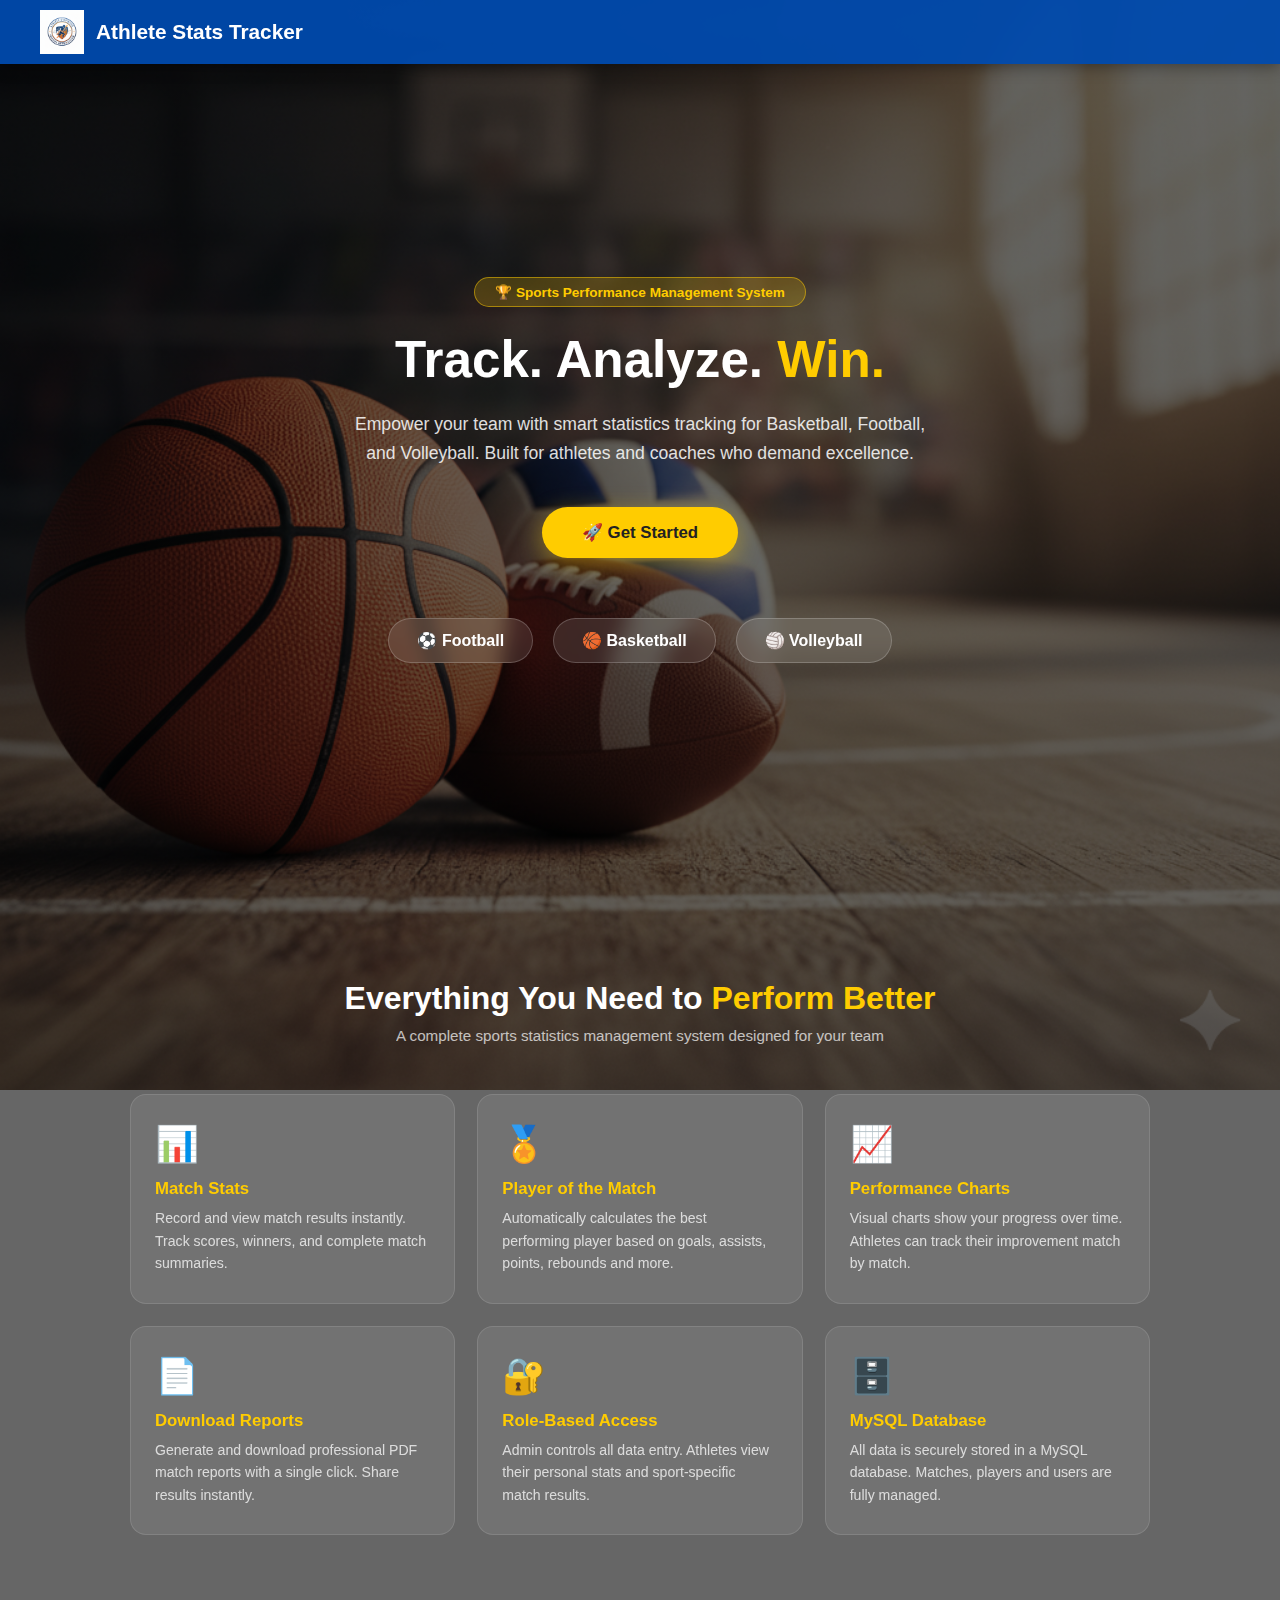
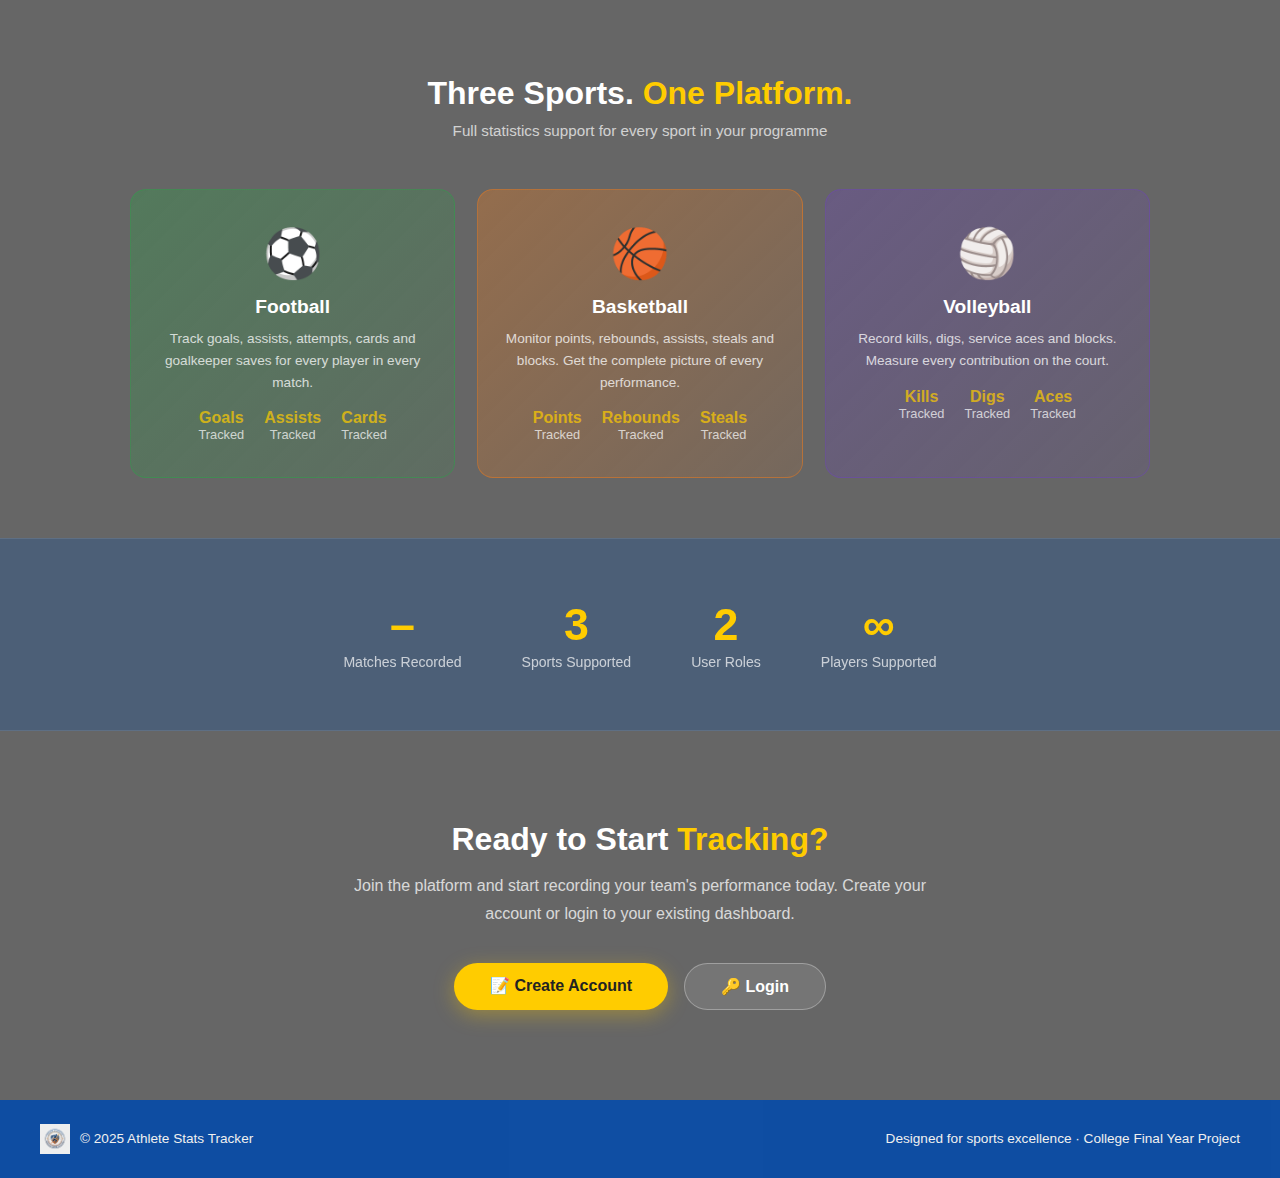
<file: index.html>
<!DOCTYPE html>
<html lang="en">
<head>
  <meta charset="UTF-8">
  <meta name="viewport" content="width=device-width, initial-scale=1.0">
  <title>Athlete Stats Tracker</title>
  <style>
    * { box-sizing: border-box; margin: 0; padding: 0; }
    body {
      font-family: "Poppins", sans-serif;
      background: linear-gradient(rgba(0,0,0,0.6),rgba(0,0,0,0.6)),
                  url('Background.png') center/cover no-repeat fixed;
      min-height: 100vh; color: white; overflow-x: hidden;
    }

    /* ── NAVBAR ── */
    .navbar {
      background: rgba(0,74,173,0.95);
      padding: 10px 40px;
      display: flex; align-items: center;
      position: fixed; top: 0; width: 100%; z-index: 100;
      box-shadow: 0 2px 15px rgba(0,0,0,0.4);
    }
    .logo { height: 44px; margin-right: 12px; }
    .navbar h2 { margin: 0; font-size: 1.3rem; }

    /* ── HERO ── */
    .hero {
      min-height: 100vh;
      display: flex; flex-direction: column;
      justify-content: center; align-items: center;
      text-align: center; padding: 100px 20px 60px;
    }
    .hero-badge {
      background: rgba(255,204,0,0.2); border: 1px solid rgba(255,204,0,0.5);
      color: #ffcc00; padding: 6px 20px; border-radius: 20px;
      font-size: 0.85rem; font-weight: 600; margin-bottom: 24px;
      display: inline-block;
    }
    .hero h1 {
      font-size: 3.2rem; font-weight: 800; line-height: 1.15;
      margin-bottom: 20px; max-width: 750px;
    }
    .hero h1 span { color: #ffcc00; }
    .hero p {
      font-size: 1.1rem; opacity: 0.85; max-width: 580px;
      margin-bottom: 38px; line-height: 1.7;
    }
    .btn-get-started {
      background: #ffcc00; color: #222; padding: 15px 40px;
      border: none; border-radius: 50px; font-size: 1.05rem;
      font-weight: 700; cursor: pointer; transition: 0.3s;
      text-decoration: none; display: inline-block;
      box-shadow: 0 6px 25px rgba(255,204,0,0.4);
    }
    .btn-get-started:hover { background: #ffaa00; transform: scale(1.06); }

    /* ── SPORTS STRIP ── */
    .sports-strip {
      display: flex; justify-content: center; gap: 20px;
      flex-wrap: wrap; margin-top: 60px;
    }
    .sport-pill {
      background: rgba(255,255,255,0.1); backdrop-filter: blur(10px);
      border: 1px solid rgba(255,255,255,0.2);
      padding: 12px 28px; border-radius: 50px; font-size: 1rem; font-weight: 600;
      transition: 0.3s;
    }
    .sport-pill:hover { background: rgba(255,204,0,0.2); border-color: #ffcc00; }

    /* ── FEATURES ── */
    .features {
      padding: 80px 40px;
      max-width: 1100px; margin: 0 auto;
    }
    .section-title {
      text-align: center; margin-bottom: 50px;
    }
    .section-title h2 { font-size: 2rem; font-weight: 700; }
    .section-title h2 span { color: #ffcc00; }
    .section-title p  { opacity: 0.7; margin-top: 10px; font-size: 0.95rem; }

    .features-grid {
      display: grid; grid-template-columns: repeat(auto-fit, minmax(280px,1fr));
      gap: 22px;
    }
    .feature-card {
      background: rgba(255,255,255,0.08); backdrop-filter: blur(12px);
      border: 1px solid rgba(255,255,255,0.12);
      border-radius: 16px; padding: 28px 24px;
      transition: 0.3s; animation: fadeUp 0.6s ease both;
    }
    .feature-card:hover {
      background: rgba(255,255,255,0.14);
      transform: translateY(-5px);
      border-color: rgba(255,204,0,0.4);
    }
    .feature-icon { font-size: 2.2rem; margin-bottom: 14px; }
    .feature-card h3 { font-size: 1.05rem; font-weight: 700; margin-bottom: 8px; color: #ffcc00; }
    .feature-card p  { font-size: 0.88rem; opacity: 0.75; line-height: 1.6; }

    /* ── SPORTS SHOWCASE ── */
    .sports-section {
      padding: 60px 40px;
      max-width: 1100px; margin: 0 auto;
    }
    .sports-grid {
      display: grid; grid-template-columns: repeat(3,1fr); gap: 22px;
    }
    @media(max-width:700px) { .sports-grid { grid-template-columns: 1fr; } }
    .sport-card {
      border-radius: 16px; padding: 35px 24px; text-align: center;
      transition: 0.3s; animation: fadeUp 0.6s ease both;
      border: 1px solid rgba(255,255,255,0.15);
    }
    .sport-card:hover { transform: translateY(-6px); }
    .sport-card.football   { background: linear-gradient(135deg,rgba(40,167,69,0.3),rgba(40,167,69,0.1)); border-color: rgba(40,167,69,0.4); }
    .sport-card.basketball { background: linear-gradient(135deg,rgba(253,126,20,0.3),rgba(253,126,20,0.1)); border-color: rgba(253,126,20,0.4); }
    .sport-card.volleyball { background: linear-gradient(135deg,rgba(111,66,193,0.3),rgba(111,66,193,0.1)); border-color: rgba(111,66,193,0.4); }
    .sport-card .sport-emoji { font-size: 3rem; margin-bottom: 14px; }
    .sport-card h3 { font-size: 1.2rem; font-weight: 700; margin-bottom: 10px; }
    .sport-card p  { font-size: 0.85rem; opacity: 0.75; line-height: 1.6; }
    .sport-stats { display: flex; justify-content: center; gap: 20px; margin-top: 16px; }
    .sport-stat-item { font-size: 0.8rem; opacity: 0.7; }
    .sport-stat-item strong { display: block; font-size: 1rem; color: #ffcc00; }

    /* ── STATS COUNTER ── */
    .stats-counter {
      padding: 60px 40px;
      background: rgba(0,74,173,0.25); backdrop-filter: blur(8px);
      border-top: 1px solid rgba(255,255,255,0.1);
      border-bottom: 1px solid rgba(255,255,255,0.1);
    }
    .counter-grid {
      display: flex; justify-content: center;
      gap: 60px; flex-wrap: wrap; max-width: 900px; margin: 0 auto;
    }
    .counter-item { text-align: center; }
    .counter-num  { font-size: 2.8rem; font-weight: 800; color: #ffcc00; }
    .counter-label{ font-size: 0.88rem; opacity: 0.7; margin-top: 4px; }

    /* ── CTA ── */
    .cta-section {
      padding: 90px 40px; text-align: center;
      max-width: 700px; margin: 0 auto;
    }
    .cta-section h2 { font-size: 2rem; font-weight: 800; margin-bottom: 14px; }
    .cta-section h2 span { color: #ffcc00; }
    .cta-section p  { opacity: 0.75; margin-bottom: 36px; line-height: 1.7; }
    .cta-buttons { display: flex; gap: 16px; justify-content: center; flex-wrap: wrap; }
    .btn-cta-primary {
      background: #ffcc00; color: #222; padding: 13px 36px;
      border-radius: 50px; font-weight: 700; font-size: 1rem;
      text-decoration: none; transition: 0.3s;
      box-shadow: 0 5px 20px rgba(255,204,0,0.35);
    }
    .btn-cta-primary:hover { background: #ffaa00; transform: scale(1.05); }
    .btn-cta-secondary {
      background: rgba(255,255,255,0.1); color: white; padding: 13px 36px;
      border-radius: 50px; font-weight: 600; font-size: 1rem;
      text-decoration: none; transition: 0.3s;
      border: 1px solid rgba(255,255,255,0.3);
    }
    .btn-cta-secondary:hover { background: rgba(255,255,255,0.2); }

    /* ── FOOTER ── */
    footer {
      background: rgba(0,74,173,0.95);
      padding: 24px 40px;
      display: flex; justify-content: space-between; align-items: center;
      flex-wrap: wrap; gap: 12px;
      font-size: 0.85rem; opacity: 0.9;
    }
    footer .footer-left { display: flex; align-items: center; gap: 10px; }
    footer .footer-logo { height: 30px; }

    @keyframes fadeUp { from { opacity:0; transform:translateY(20px); } to { opacity:1; transform:translateY(0); } }
    @media(max-width:600px) {
      .hero h1 { font-size: 2.1rem; }
      .counter-grid { gap: 30px; }
      footer { flex-direction: column; text-align: center; }
    }
  </style>
</head>
<body>

<!-- NAVBAR — logo only, no buttons -->
<header class="navbar">
  <img src="Logo.png" alt="Logo" class="logo">
  <h2>Athlete Stats Tracker</h2>
</header>

<!-- HERO -->
<section class="hero">
  <div class="hero-badge">🏆 Sports Performance Management System</div>
  <h1>Track. Analyze. <span>Win.</span></h1>
  <p>Empower your team with smart statistics tracking for Basketball, Football, and Volleyball. Built for athletes and coaches who demand excellence.</p>
<a href="login.html" class="btn-get-started">🚀 Get Started</a>

  <!-- Sports pills -->
  <div class="sports-strip">
    <div class="sport-pill">⚽ Football</div>
    <div class="sport-pill">🏀 Basketball</div>
    <div class="sport-pill">🏐 Volleyball</div>
  </div>
</section>

<!-- FEATURES -->
<section class="features">
  <div class="section-title">
    <h2>Everything You Need to <span>Perform Better</span></h2>
    <p>A complete sports statistics management system designed for your team</p>
  </div>
  <div class="features-grid">
    <div class="feature-card">
      <div class="feature-icon">📊</div>
      <h3>Match Stats</h3>
      <p>Record and view match results instantly. Track scores, winners, and complete match summaries.</p>
    </div>
    <div class="feature-card">
      <div class="feature-icon">🏅</div>
      <h3>Player of the Match</h3>
      <p>Automatically calculates the best performing player based on goals, assists, points, rebounds and more.</p>
    </div>
    <div class="feature-card">
      <div class="feature-icon">📈</div>
      <h3>Performance Charts</h3>
      <p>Visual charts show your progress over time. Athletes can track their improvement match by match.</p>
    </div>
    <div class="feature-card">
      <div class="feature-icon">📄</div>
      <h3>Download Reports</h3>
      <p>Generate and download professional PDF match reports with a single click. Share results instantly.</p>
    </div>
    <div class="feature-card">
      <div class="feature-icon">🔐</div>
      <h3>Role-Based Access</h3>
      <p>Admin controls all data entry. Athletes view their personal stats and sport-specific match results.</p>
    </div>
    <div class="feature-card">
      <div class="feature-icon">🗄️</div>
      <h3>MySQL Database</h3>
      <p>All data is securely stored in a MySQL database. Matches, players and users are fully managed.</p>
    </div>
  </div>
</section>

<!-- SPORTS SHOWCASE -->
<section class="sports-section">
  <div class="section-title">
    <h2>Three Sports. <span>One Platform.</span></h2>
    <p>Full statistics support for every sport in your programme</p>
  </div>
  <div class="sports-grid">
    <div class="sport-card football">
      <div class="sport-emoji">⚽</div>
      <h3>Football</h3>
      <p>Track goals, assists, attempts, cards and goalkeeper saves for every player in every match.</p>
      <div class="sport-stats">
        <div class="sport-stat-item"><strong>Goals</strong>Tracked</div>
        <div class="sport-stat-item"><strong>Assists</strong>Tracked</div>
        <div class="sport-stat-item"><strong>Cards</strong>Tracked</div>
      </div>
    </div>
    <div class="sport-card basketball">
      <div class="sport-emoji">🏀</div>
      <h3>Basketball</h3>
      <p>Monitor points, rebounds, assists, steals and blocks. Get the complete picture of every performance.</p>
      <div class="sport-stats">
        <div class="sport-stat-item"><strong>Points</strong>Tracked</div>
        <div class="sport-stat-item"><strong>Rebounds</strong>Tracked</div>
        <div class="sport-stat-item"><strong>Steals</strong>Tracked</div>
      </div>
    </div>
    <div class="sport-card volleyball">
      <div class="sport-emoji">🏐</div>
      <h3>Volleyball</h3>
      <p>Record kills, digs, service aces and blocks. Measure every contribution on the court.</p>
      <div class="sport-stats">
        <div class="sport-stat-item"><strong>Kills</strong>Tracked</div>
        <div class="sport-stat-item"><strong>Digs</strong>Tracked</div>
        <div class="sport-stat-item"><strong>Aces</strong>Tracked</div>
      </div>
    </div>
  </div>
</section>

<!-- STATS COUNTER -->
<div class="stats-counter">
  <div class="counter-grid">
    <div class="counter-item">
      <div class="counter-num" id="matchCount">0</div>
      <div class="counter-label">Matches Recorded</div>
    </div>
    <div class="counter-item">
      <div class="counter-num">3</div>
      <div class="counter-label">Sports Supported</div>
    </div>
    <div class="counter-item">
      <div class="counter-num">2</div>
      <div class="counter-label">User Roles</div>
    </div>
    <div class="counter-item">
      <div class="counter-num">∞</div>
      <div class="counter-label">Players Supported</div>
    </div>
  </div>
</div>

<!-- CTA -->
<section class="cta-section">
  <h2>Ready to Start <span>Tracking?</span></h2>
  <p>Join the platform and start recording your team's performance today. Create your account or login to your existing dashboard.</p>
  <div class="cta-buttons">
    <a href="register.html" class="btn-cta-primary">📝 Create Account</a>
    <a href="login.html"    class="btn-cta-secondary">🔑 Login</a>
  </div>
</section>

<!-- FOOTER -->
<footer>
  <div class="footer-left">
    <img src="Logo.png" alt="Logo" class="footer-logo">
    <span>© 2025 Athlete Stats Tracker</span>
  </div>
  <span>Designed for sports excellence · College Final Year Project</span>
</footer>

<script>
  // Animate match counter from backend
  async function loadCounter() {
    try {
      const res  = await fetch("http://localhost:5000/summary");
      const data = await res.json();
      const total = data.reduce((s,d) => s + Number(d.total_matches), 0);
      // Animate count up
      let count = 0;
      const target = total;
      const el = document.getElementById("matchCount");
      if (target === 0) { el.textContent = "0"; return; }
      const step = Math.ceil(target / 40);
      const interval = setInterval(() => {
        count = Math.min(count + step, target);
        el.textContent = count;
        if (count >= target) clearInterval(interval);
      }, 40);
    } catch { document.getElementById("matchCount").textContent = "–"; }
  }
  loadCounter();
</script>

</body>
</html>
</file>
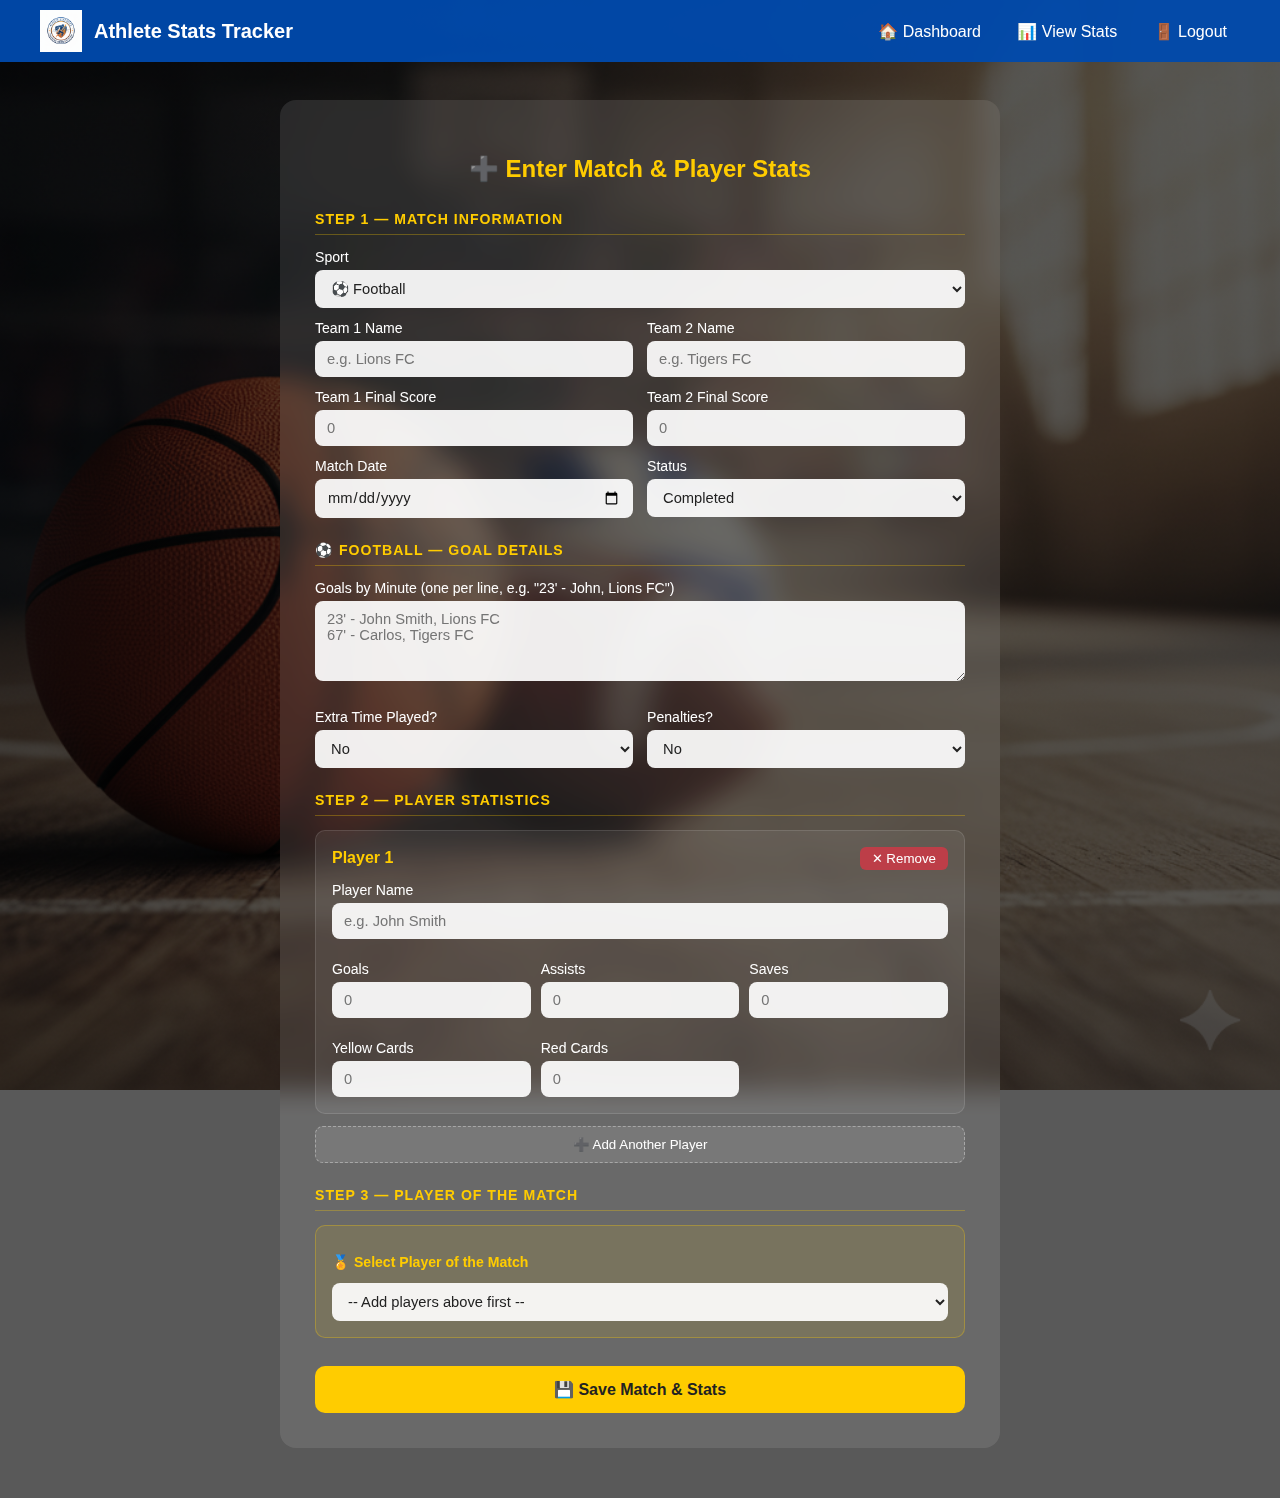
<file: admin-enter-stats.html>
<!DOCTYPE html>
<html lang="en">
<head>
  <meta charset="UTF-8">
  <meta name="viewport" content="width=device-width, initial-scale=1.0">
  <title>Enter Stats | Athlete Stats Tracker</title>
  <style>
    * { box-sizing: border-box; }
    body {
      margin: 0; font-family: Arial, sans-serif;
      background: linear-gradient(rgba(0,0,0,0.65),rgba(0,0,0,0.65)),
                  url("Background.png") center/cover no-repeat fixed;
      min-height: 100vh; color: white;
    }
    .navbar {
      background: rgba(0,74,173,0.95); padding: 10px 40px;
      display: flex; justify-content: space-between; align-items: center;
      position: fixed; top: 0; width: 100%; z-index: 100;
    }
    .navbar-left { display: flex; align-items: center; gap: 12px; }
    .logo { height: 42px; }
    .nav-links a { color: white; text-decoration: none; padding: 7px 13px; border-radius: 7px; margin-left: 6px; }
    .nav-links a:hover { background: #ffcc00; color: #222; }
    .content { padding: 100px 20px 50px; display: flex; justify-content: center; }
    .card {
      background: rgba(255,255,255,0.1); backdrop-filter: blur(14px);
      border-radius: 16px; padding: 35px; width: 100%; max-width: 720px;
    }
    .card h2 { text-align: center; margin-bottom: 28px; color: #ffcc00; }
    .section-label {
      font-size: 0.88rem; font-weight: 700; color: #ffcc00;
      text-transform: uppercase; letter-spacing: 1px;
      border-bottom: 1px solid rgba(255,204,0,0.3);
      padding-bottom: 7px; margin: 24px 0 14px;
    }
    label { display: block; font-size: 0.88rem; margin-bottom: 5px; margin-top: 12px; }
    input, select, textarea {
      width: 100%; padding: 10px 12px; border: none; border-radius: 8px;
      background: rgba(255,255,255,0.92); color: #222; font-size: 0.92rem; font-family: Arial;
    }
    textarea { resize: vertical; min-height: 80px; }
    .grid-2 { display: grid; grid-template-columns: 1fr 1fr; gap: 14px; }
    .grid-4 { display: grid; grid-template-columns: 1fr 1fr 1fr 1fr; gap: 10px; }

    /* SPORT SECTIONS - only active one shows */
    .sport-section { display: none; }
    .sport-section.active { display: block; }

    .player-block {
      background: rgba(255,255,255,0.07); border-radius: 10px;
      padding: 16px; margin-top: 14px; border: 1px solid rgba(255,255,255,0.12);
    }
    .player-block-header { display: flex; justify-content: space-between; align-items: center; margin-bottom: 12px; }
    .player-block-header h4 { margin: 0; color: #ffcc00; }
    .btn-remove { background: rgba(220,53,69,0.75); color: white; border: none; padding: 4px 12px; border-radius: 6px; cursor: pointer; }
    .btn-add { width: 100%; margin-top: 12px; padding: 10px; background: rgba(255,255,255,0.1); color: white; border: 1px dashed rgba(255,255,255,0.35); border-radius: 8px; cursor: pointer; }
    .potm-box { background: rgba(255,204,0,0.1); border: 1px solid rgba(255,204,0,0.3); border-radius: 10px; padding: 16px; margin-top: 14px; }
    .potm-box label { color: #ffcc00; font-weight: 700; }
    .btn-submit { width: 100%; margin-top: 28px; padding: 14px; background: #ffcc00; border: none; border-radius: 10px; font-weight: 700; font-size: 1rem; cursor: pointer; color: #222; }
    .btn-submit:hover { background: #ffaa00; }
    .msg { display: none; margin-top: 16px; text-align: center; font-weight: 600; padding: 12px; border-radius: 9px; }
    .msg.success { background: rgba(0,200,100,0.2); color: #00ff88; }
    .msg.error   { background: rgba(220,53,69,0.2); color: #ff6b6b; }
    .grid-3 { display: grid; grid-template-columns: 1fr 1fr 1fr; gap: 10px; }
  </style>
</head>
<body>

<header class="navbar">
  <div class="navbar-left">
    <img src="Logo.png" alt="Logo" class="logo">
    <h2 style="margin:0;font-size:1.25rem;">Athlete Stats Tracker</h2>
  </div>
  <div class="nav-links">
    <a href="dashboard.html">🏠 Dashboard</a>
    <a href="view-stats.html">📊 View Stats</a>
    <a href="#" onclick="localStorage.clear();sessionStorage.clear();window.location.href='login.html'">🚪 Logout</a>
  </div>
</header>

<div class="content">
  <div class="card">
    <h2>➕ Enter Match & Player Stats</h2>

    <div class="section-label">Step 1 — Match Information</div>

    <label>Sport</label>
    <select id="sport" onchange="switchSport()">
      <option value="Football">⚽ Football</option>
      <option value="Basketball">🏀 Basketball</option>
      <option value="Volleyball">🏐 Volleyball</option>
    </select>

    <div class="grid-2">
      <div><label>Team 1 Name</label><input type="text" id="team1" placeholder="e.g. Lions FC"></div>
      <div><label>Team 2 Name</label><input type="text" id="team2" placeholder="e.g. Tigers FC"></div>
    </div>
    <div class="grid-2">
      <div><label>Team 1 Final Score</label><input type="number" id="score1" min="0" placeholder="0"></div>
      <div><label>Team 2 Final Score</label><input type="number" id="score2" min="0" placeholder="0"></div>
    </div>
    <div class="grid-2">
      <div><label>Match Date</label><input type="date" id="match_date"></div>
      <div><label>Status</label>
        <select id="status">
          <option value="Completed">Completed</option>
          <option value="Scheduled">Scheduled</option>
        </select>
      </div>
    </div>

    <!-- ═══ FOOTBALL ═══ -->
    <div id="section-Football" class="sport-section active">
      <div class="section-label">⚽ Football — Goal Details</div>
      <label>Goals by Minute (one per line, e.g. "23' - John, Lions FC")</label>
      <textarea id="footballGoals" placeholder="23' - John Smith, Lions FC&#10;67' - Carlos, Tigers FC"></textarea>
      <div class="grid-2" style="margin-top:12px;">
        <div>
          <label>Extra Time Played?</label>
          <select id="extraTime">
            <option value="No">No</option>
            <option value="Yes">Yes</option>
          </select>
        </div>
        <div>
          <label>Penalties?</label>
          <select id="penalties" onchange="togglePenalties()">
            <option value="No">No</option>
            <option value="Yes">Yes</option>
          </select>
        </div>
      </div>
      <div id="penaltyRow" style="display:none; margin-top:10px;">
        <div class="grid-2">
          <div><label>Team 1 Penalty Score</label><input type="number" id="penScore1" min="0" placeholder="0"></div>
          <div><label>Team 2 Penalty Score</label><input type="number" id="penScore2" min="0" placeholder="0"></div>
        </div>
      </div>
    </div>

    <!-- ═══ BASKETBALL ═══ -->
    <div id="section-Basketball" class="sport-section">
      <div class="section-label">🏀 Basketball — Quarter by Quarter Scores</div>
      <p style="font-size:0.82rem;opacity:0.65;margin-bottom:12px;">Enter points scored each quarter for both teams</p>
      <div style="margin-bottom:6px;font-size:0.85rem;font-weight:700;color:#ffcc00;">Team 1 Quarters</div>
      <div class="grid-4">
        <div><label>Q1</label><input type="number" id="bq1t1" min="0" placeholder="0"></div>
        <div><label>Q2</label><input type="number" id="bq2t1" min="0" placeholder="0"></div>
        <div><label>Q3</label><input type="number" id="bq3t1" min="0" placeholder="0"></div>
        <div><label>Q4</label><input type="number" id="bq4t1" min="0" placeholder="0"></div>
      </div>
      <div style="margin:10px 0 6px;font-size:0.85rem;font-weight:700;color:#ffcc00;">Team 2 Quarters</div>
      <div class="grid-4">
        <div><label>Q1</label><input type="number" id="bq1t2" min="0" placeholder="0"></div>
        <div><label>Q2</label><input type="number" id="bq2t2" min="0" placeholder="0"></div>
        <div><label>Q3</label><input type="number" id="bq3t2" min="0" placeholder="0"></div>
        <div><label>Q4</label><input type="number" id="bq4t2" min="0" placeholder="0"></div>
      </div>
      <div style="margin-top:12px;">
        <label style="color:#ffcc00;font-weight:700;">Overtime (leave blank if none)</label>
        <div class="grid-2">
          <div><label>Team 1 OT</label><input type="number" id="botT1" min="0" placeholder="0"></div>
          <div><label>Team 2 OT</label><input type="number" id="botT2" min="0" placeholder="0"></div>
        </div>
      </div>
    </div>

    <!-- ═══ VOLLEYBALL ═══ -->
    <div id="section-Volleyball" class="sport-section">
      <div class="section-label">🏐 Volleyball — Set by Set Results</div>
      <p style="font-size:0.82rem;opacity:0.65;margin-bottom:12px;">Enter score for each set played</p>
      <div id="volleySets"></div>
      <button class="btn-add" onclick="addSet()" style="margin-top:10px;">➕ Add Another Set</button>
    </div>

    <!-- STEP 2 PLAYERS -->
    <div class="section-label">Step 2 — Player Statistics</div>
    <div id="playersContainer"></div>
    <button class="btn-add" onclick="addPlayer()">➕ Add Another Player</button>

    <!-- STEP 3 POTM -->
    <div class="section-label">Step 3 — Player of the Match</div>
    <div class="potm-box">
      <label>🏅 Select Player of the Match</label>
      <select id="potmSelect" style="margin-top:8px;">
        <option value="">-- Add players above first --</option>
      </select>
    </div>

    <button class="btn-submit" onclick="submitAll()">💾 Save Match & Stats</button>
    <div class="msg" id="msg"></div>
  </div>
</div>

<script>
  const API = "http://localhost:5000";
  let playerCount = 0;
  let setCount    = 0;

  const sportStats = {
    Football:   [{label:"Goals",stat:"goals"},{label:"Assists",stat:"assists"},{label:"Saves",stat:"saves"},{label:"Yellow Cards",stat:"yellow_cards"},{label:"Red Cards",stat:"red_cards"}],
    Basketball: [{label:"Points",stat:"points"},{label:"Rebounds",stat:"rebounds"},{label:"Assists",stat:"assists"},{label:"Steals",stat:"steals"},{label:"Blocks",stat:"blocks"}],
    Volleyball: [{label:"Kills",stat:"kills"},{label:"Digs",stat:"digs"},{label:"Service Aces",stat:"service_aces"},{label:"Blocks",stat:"blocks"}]
  };

  // ── Switch sport section ─────────────────────────
  function switchSport() {
    var sport = document.getElementById("sport").value;
    document.querySelectorAll(".sport-section").forEach(function(el) {
      el.classList.remove("active");
    });
    document.getElementById("section-" + sport).classList.add("active");
    document.getElementById("playersContainer").innerHTML = "";
    playerCount = 0;
    addPlayer();
    updatePotm();
  }

  // ── Penalties toggle ─────────────────────────────
  function togglePenalties() {
    var v = document.getElementById("penalties").value;
    document.getElementById("penaltyRow").style.display = v === "Yes" ? "block" : "none";
  }

  // ── Add volleyball set ───────────────────────────
  function addSet() {
    setCount++;
    var d = document.createElement("div");
    d.className = "grid-2";
    d.style.marginBottom = "8px";
    d.innerHTML =
      '<div><label>Set ' + setCount + ' — Team 1</label><input type="number" min="0" placeholder="0" id="vs' + setCount + 't1"></div>' +
      '<div><label>Set ' + setCount + ' — Team 2</label><input type="number" min="0" placeholder="0" id="vs' + setCount + 't2"></div>';
    document.getElementById("volleySets").appendChild(d);
  }

  // ── Add player block ─────────────────────────────
  function addPlayer() {
    playerCount++;
    var sport  = document.getElementById("sport").value;
    var fields = sportStats[sport];
    var fhtml  = "";
    fields.forEach(function(f) {
      fhtml += '<div><label>' + f.label + '</label><input type="number" min="0" placeholder="0" data-stat="' + f.stat + '"></div>';
    });
    var block = document.createElement("div");
    block.className = "player-block";
    block.id = "pb-" + playerCount;
    var num = playerCount;
    block.innerHTML =
      '<div class="player-block-header"><h4>Player ' + num + '</h4><button class="btn-remove" onclick="document.getElementById(\'pb-' + num + '\').remove();updatePotm()">✕ Remove</button></div>' +
      '<label>Player Name</label>' +
      '<input type="text" class="pname" placeholder="e.g. John Smith" oninput="updatePotm()">' +
      '<div class="grid-3" style="margin-top:10px;">' + fhtml + '</div>';
    document.getElementById("playersContainer").appendChild(block);
    updatePotm();
  }

  // ── Update POTM dropdown ─────────────────────────
  function updatePotm() {
    var sel   = document.getElementById("potmSelect");
    var prev  = sel.value;
    var names = [];
    document.querySelectorAll(".pname").forEach(function(i) {
      if (i.value.trim()) names.push(i.value.trim());
    });
    if (names.length === 0) {
      sel.innerHTML = '<option value="">-- Add players above first --</option>';
    } else {
      sel.innerHTML = '<option value="">-- Select Player of the Match --</option>';
      names.forEach(function(n) {
        sel.innerHTML += '<option value="' + n + '"' + (n === prev ? " selected" : "") + '>' + n + '</option>';
      });
    }
  }

  // ── Build summary JSON ───────────────────────────
  function buildSummary() {
    var sport = document.getElementById("sport").value;
    if (sport === "Football") {
      var goals = document.getElementById("footballGoals").value.trim();
      var et    = document.getElementById("extraTime").value;
      var pen   = document.getElementById("penalties").value;
      var ps1   = document.getElementById("penScore1") ? document.getElementById("penScore1").value : "0";
      var ps2   = document.getElementById("penScore2") ? document.getElementById("penScore2").value : "0";
      return JSON.stringify({type:"football", goals:goals, extraTime:et, penalties:pen, penScore1:ps1, penScore2:ps2});
    }
    if (sport === "Basketball") {
      var quarters = [];
      for (var q = 1; q <= 4; q++) {
        quarters.push({
          q: q,
          t1: Number(document.getElementById("bq"+q+"t1").value) || 0,
          t2: Number(document.getElementById("bq"+q+"t2").value) || 0
        });
      }
      var ot1 = Number(document.getElementById("botT1").value) || 0;
      var ot2 = Number(document.getElementById("botT2").value) || 0;
      return JSON.stringify({type:"basketball", quarters:quarters, overtime: (ot1||ot2) ? {t1:ot1,t2:ot2} : null});
    }
    if (sport === "Volleyball") {
      var sets = [];
      for (var i = 1; i <= setCount; i++) {
        var el1 = document.getElementById("vs"+i+"t1");
        var el2 = document.getElementById("vs"+i+"t2");
        if (el1 && el2) {
          var v1 = Number(el1.value) || 0;
          var v2 = Number(el2.value) || 0;
          if (v1 || v2) sets.push({set:i, t1:v1, t2:v2});
        }
      }
      return JSON.stringify({type:"volleyball", sets:sets});
    }
    return "";
  }

  // ── Submit ───────────────────────────────────────
  async function submitAll() {
    var sport  = document.getElementById("sport").value;
    var team1  = document.getElementById("team1").value.trim();
    var team2  = document.getElementById("team2").value.trim();
    var score1 = document.getElementById("score1").value;
    var score2 = document.getElementById("score2").value;
    var date   = document.getElementById("match_date").value;
    var status = document.getElementById("status").value;
    var potm   = document.getElementById("potmSelect").value;

    if (!team1 || !team2 || score1 === "" || score2 === "" || !date) {
      showMsg("❌ Please fill in all match fields.", "error"); return;
    }

    var summary = buildSummary();

    try {
      var r1 = await fetch(API + "/add-match", {
        method: "POST",
        headers: {"Content-Type":"application/json"},
        body: JSON.stringify({sport, team1, team2, score1, score2, match_date:date, status, summary, potm})
      });
      var d1 = await r1.json();
      if (!r1.ok) { showMsg("❌ " + (d1.error || "Failed to save match."), "error"); return; }

      var matchId = d1.matchId;
      var blocks  = document.querySelectorAll(".player-block");
      for (var b of blocks) {
        var name = b.querySelector(".pname").value.trim();
        if (!name) continue;
        var pd = {match_id: matchId, player_name: name, sport: sport};
        b.querySelectorAll("[data-stat]").forEach(function(inp) {
          pd[inp.dataset.stat] = Number(inp.value) || 0;
        });
        await fetch(API + "/add-player", {
          method: "POST",
          headers: {"Content-Type":"application/json"},
          body: JSON.stringify(pd)
        });
      }

      showMsg("✅ Match and player stats saved!", "success");
      setTimeout(function() { window.location.href = "dashboard.html"; }, 1500);
    } catch(e) {
      showMsg("❌ Cannot connect to server.", "error");
    }
  }

  function showMsg(text, type) {
    var el = document.getElementById("msg");
    el.textContent = text;
    el.className = "msg " + type;
    el.style.display = "block";
  }

  // Init
  addSet(); addSet(); addSet();
  addPlayer();
</script>
</body>
</html>
</file>
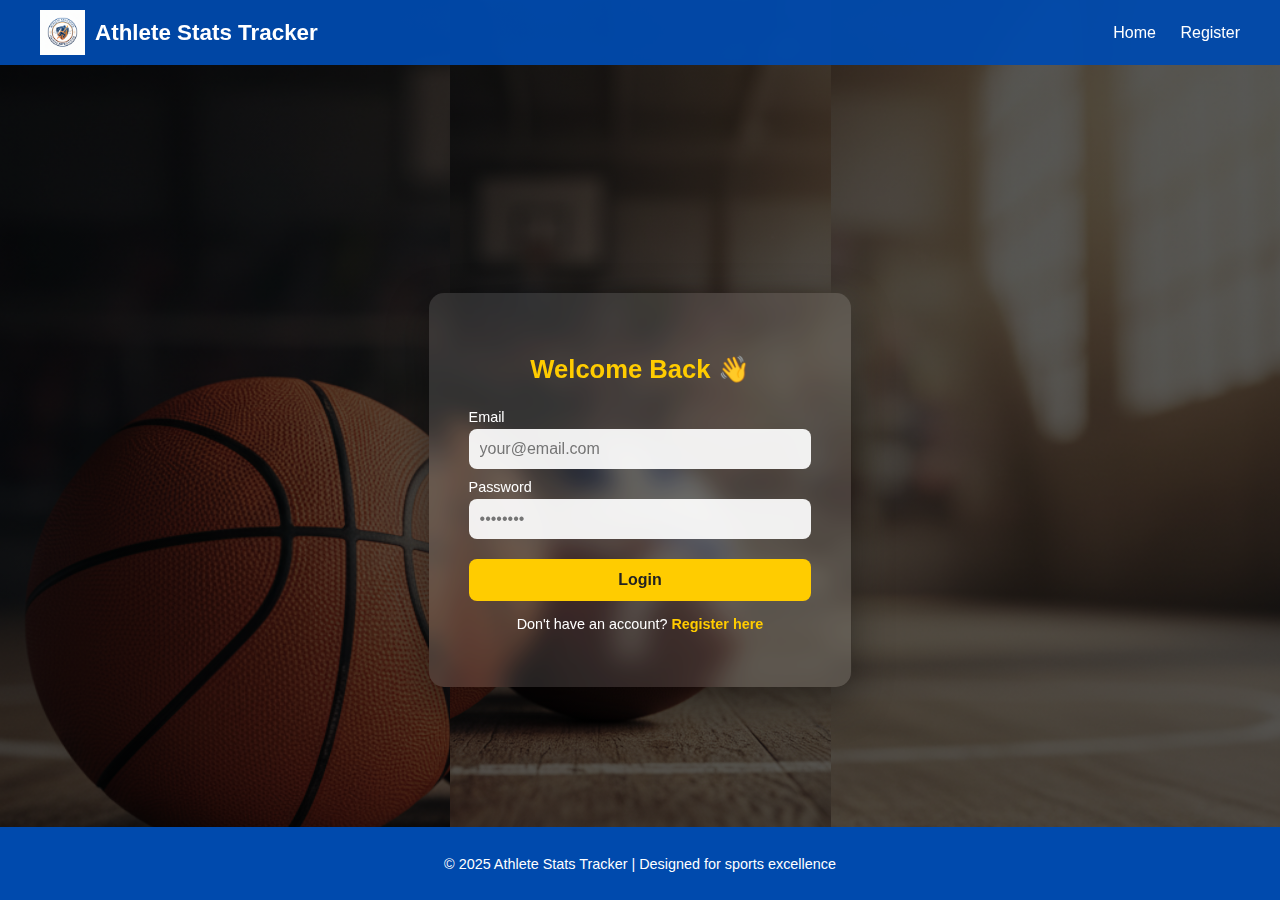
<file: login.html>
<!DOCTYPE html>
<html lang="en">
<head>
  <meta charset="UTF-8">
  <meta name="viewport" content="width=device-width, initial-scale=1.0">
  <title>Login | Athlete Stats Tracker</title>
  <style>
    body, html {
      margin: 0; padding: 0; font-family: "Poppins", sans-serif;
      background: linear-gradient(rgba(0,0,0,0.65),rgba(0,0,0,0.65)),
                  url('Background.png') center/cover no-repeat;
      min-height: 100vh; display: flex; flex-direction: column;
      align-items: center; justify-content: center; color: white;
    }
    .navbar {
      background: rgba(0,74,173,0.95); padding: 10px 40px;
      display: flex; justify-content: space-between; align-items: center;
      position: fixed; top: 0; width: 100%; z-index: 10; box-sizing: border-box;
    }
    .logo { height: 45px; margin-right: 10px; }
    .navbar h2 { margin: 0; font-size: 1.4rem; }
    .navbar nav a { color: white; margin-left: 20px; text-decoration: none; font-weight: 500; }
    .navbar nav a:hover { color: #ffcc00; }
    .card {
      background: rgba(255,255,255,0.12); backdrop-filter: blur(12px);
      padding: 40px; border-radius: 15px;
      box-shadow: 0 15px 40px rgba(0,0,0,0.4);
      width: 90%; max-width: 400px; text-align: center;
      animation: fadeIn 0.6s ease-in-out; margin-top: 80px;
    }
    .card h2 { color: #ffcc00; margin-bottom: 25px; font-size: 1.6rem; }
    label { display: block; text-align: left; margin: 10px 0 4px; font-weight: 500; font-size: 0.9rem; }
    input {
      width: 100%; padding: 11px; border: none; border-radius: 8px;
      font-size: 1rem; outline: none; box-sizing: border-box;
      background: rgba(255,255,255,0.92); color: #222;
    }
    .btn {
      width: 100%; margin-top: 20px; padding: 12px;
      background: #ffcc00; color: #222; font-weight: 700;
      border: none; border-radius: 8px; cursor: pointer;
      font-size: 1rem; transition: 0.3s;
    }
    .btn:hover { background: #ffaa00; transform: scale(1.03); }
    .btn:disabled { opacity: 0.7; cursor: not-allowed; transform: none; }
    .msg { display: none; margin-top: 12px; font-weight: 600; font-size: 0.95rem; }
    p { margin-top: 15px; font-size: 0.9rem; }
    a { color: #ffcc00; text-decoration: none; font-weight: 600; }
    a:hover { text-decoration: underline; }
    footer {
      background: #004aad; color: white; text-align: center;
      padding: 14px; font-size: 0.85rem; width: 100%; position: fixed; bottom: 0;
    }
    @keyframes fadeIn { from { opacity:0; transform:translateY(15px); } to { opacity:1; transform:translateY(0); } }
  </style>
</head>
<body>

<header class="navbar">
  <div style="display:flex;align-items:center;">
    <img src="Logo.png" alt="Logo" class="logo">
    <h2>Athlete Stats Tracker</h2>
  </div>
  <nav>
    <a href="index.html">Home</a>
    <a href="register.html">Register</a>
  </nav>
</header>

<div class="card">
  <h2>Welcome Back 👋</h2>
  <form id="loginForm">
    <label>Email</label>
    <input type="email" id="email" placeholder="your@email.com" required>

    <label>Password</label>
    <input type="password" id="password" placeholder="••••••••" required>

    <button type="submit" class="btn">Login</button>
  </form>

  <div id="loginMsg" class="msg"></div>
  <p>Don't have an account? <a href="register.html">Register here</a></p>
</div>

<footer><p>© 2025 Athlete Stats Tracker | Designed for sports excellence</p></footer>

<script src="main.js"></script>
</body>
</html>
</file>
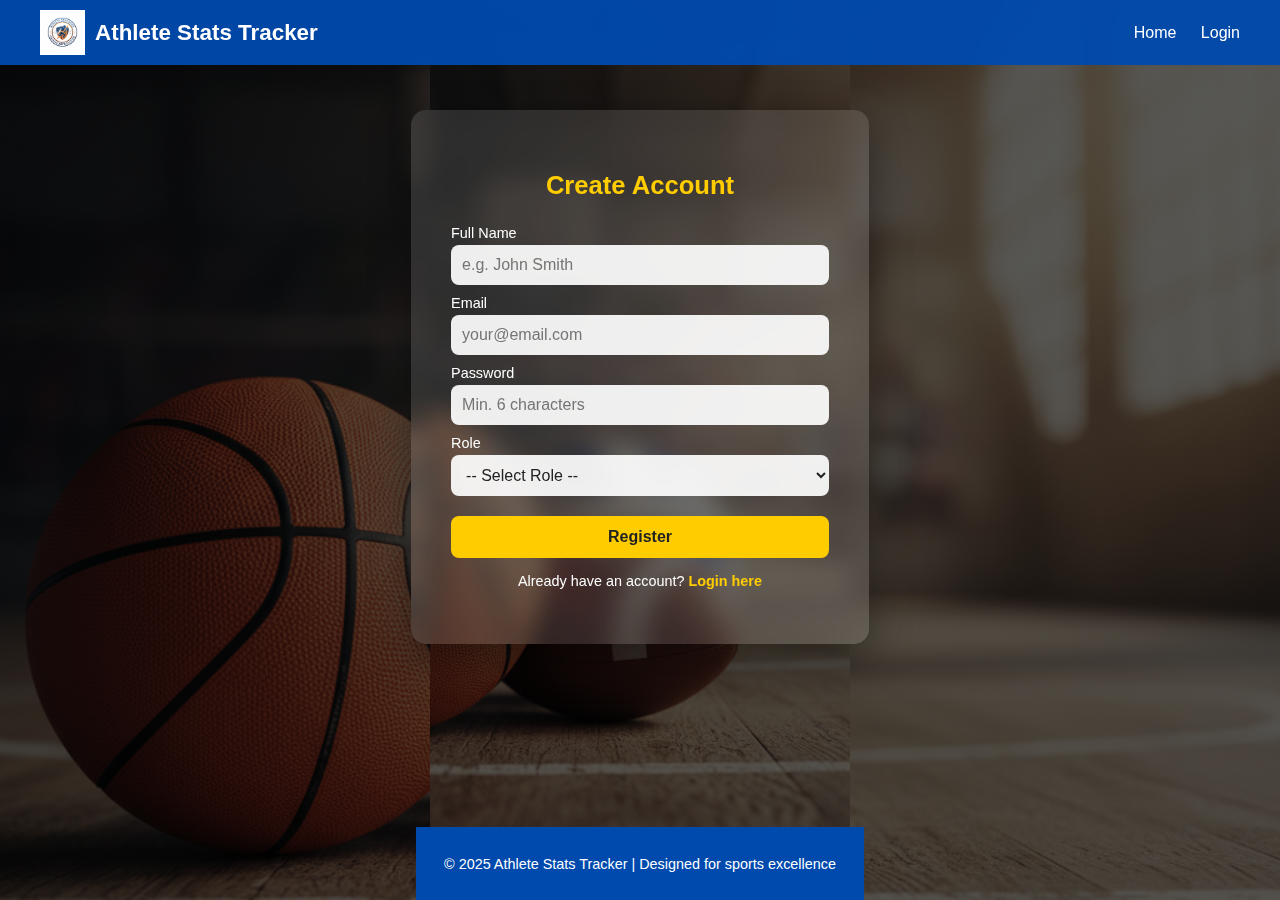
<file: register.html>
<!DOCTYPE html>
<html lang="en">
<head>
  <meta charset="UTF-8">
  <meta name="viewport" content="width=device-width, initial-scale=1.0">
  <title>Register | Athlete Stats Tracker</title>
  <style>
    body, html {
      margin: 0; padding: 0; font-family: "Poppins", sans-serif;
      background: linear-gradient(rgba(0,0,0,0.65),rgba(0,0,0,0.65)),
                  url('Background.png') center/cover no-repeat;
      min-height: 100vh; display: flex; flex-direction: column;
      align-items: center; color: white;
    }
    .navbar {
      background: rgba(0,74,173,0.95); padding: 10px 40px;
      display: flex; justify-content: space-between; align-items: center;
      position: fixed; top: 0; width: 100%; z-index: 10; box-sizing: border-box;
    }
    .logo { height: 45px; margin-right: 10px; }
    .navbar h2 { margin: 0; font-size: 1.4rem; }
    .navbar nav a { color: white; margin-left: 20px; text-decoration: none; font-weight: 500; transition: 0.3s; }
    .navbar nav a:hover { color: #ffcc00; }
    .card {
      margin-top: 110px; margin-bottom: 40px;
      background: rgba(255,255,255,0.12); backdrop-filter: blur(12px);
      padding: 40px; border-radius: 15px;
      box-shadow: 0 15px 40px rgba(0,0,0,0.4);
      width: 90%; max-width: 420px; text-align: center;
      animation: fadeIn 0.6s ease-in-out;
    }
    .card h2 { color: #ffcc00; margin-bottom: 25px; font-size: 1.6rem; }
    label { display: block; text-align: left; margin: 10px 0 4px; font-weight: 500; font-size: 0.9rem; }
    input, select {
      width: 100%; padding: 11px; border: none; border-radius: 8px;
      font-size: 1rem; outline: none; box-sizing: border-box;
      background: rgba(255,255,255,0.92); color: #222;
    }
    #sportGroup { display: none; }
    .btn {
      width: 100%; margin-top: 20px; padding: 12px;
      background: #ffcc00; color: #222; font-weight: 700;
      border: none; border-radius: 8px; cursor: pointer;
      font-size: 1rem; transition: 0.3s;
    }
    .btn:hover { background: #ffaa00; transform: scale(1.03); }
    .btn:disabled { opacity: 0.7; cursor: not-allowed; transform: none; }
    .msg { display: none; margin-top: 12px; font-weight: 600; font-size: 0.95rem; }
    p { margin-top: 15px; font-size: 0.9rem; }
    a { color: #ffcc00; text-decoration: none; font-weight: 600; }
    a:hover { text-decoration: underline; }
    footer {
      background: #004aad; color: white; text-align: center;
      padding: 14px; font-size: 0.85rem; width: 100%; margin-top: auto;
    }
    @keyframes fadeIn { from { opacity:0; transform:translateY(15px); } to { opacity:1; transform:translateY(0); } }
  </style>
</head>
<body>

<header class="navbar">
  <div style="display:flex;align-items:center;">
    <img src="Logo.png" alt="Logo" class="logo">
    <h2>Athlete Stats Tracker</h2>
  </div>
  <nav>
    <a href="index.html">Home</a>
    <a href="login.html">Login</a>
  </nav>
</header>

<div class="card">
  <h2>Create Account</h2>
  <form id="registerForm">

    <label>Full Name</label>
    <input type="text" id="fullname" placeholder="e.g. John Smith" required>

    <label>Email</label>
    <input type="email" id="email" placeholder="your@email.com" required>

    <label>Password</label>
    <input type="password" id="password" placeholder="Min. 6 characters" required minlength="6">

    <label>Role</label>
    <select id="role" required>
      <option value="">-- Select Role --</option>
      <option value="admin">Admin</option>
      <option value="athlete">Athlete</option>
    </select>

    <!-- Only shown when Athlete is selected -->
    <div id="sportGroup">
      <label>Your Sport</label>
      <select id="sport">
        <option value="">-- Select Sport --</option>
        <option value="Football">⚽ Football</option>
        <option value="Basketball">🏀 Basketball</option>
        <option value="Volleyball">🏐 Volleyball</option>
      </select>
    </div>

    <button type="submit" class="btn">Register</button>
  </form>

  <div id="registerMsg" class="msg"></div>
  <p>Already have an account? <a href="login.html">Login here</a></p>
</div>

<footer><p>© 2025 Athlete Stats Tracker | Designed for sports excellence</p></footer>

<script src="main.js"></script>
</body>
</html>
</file>
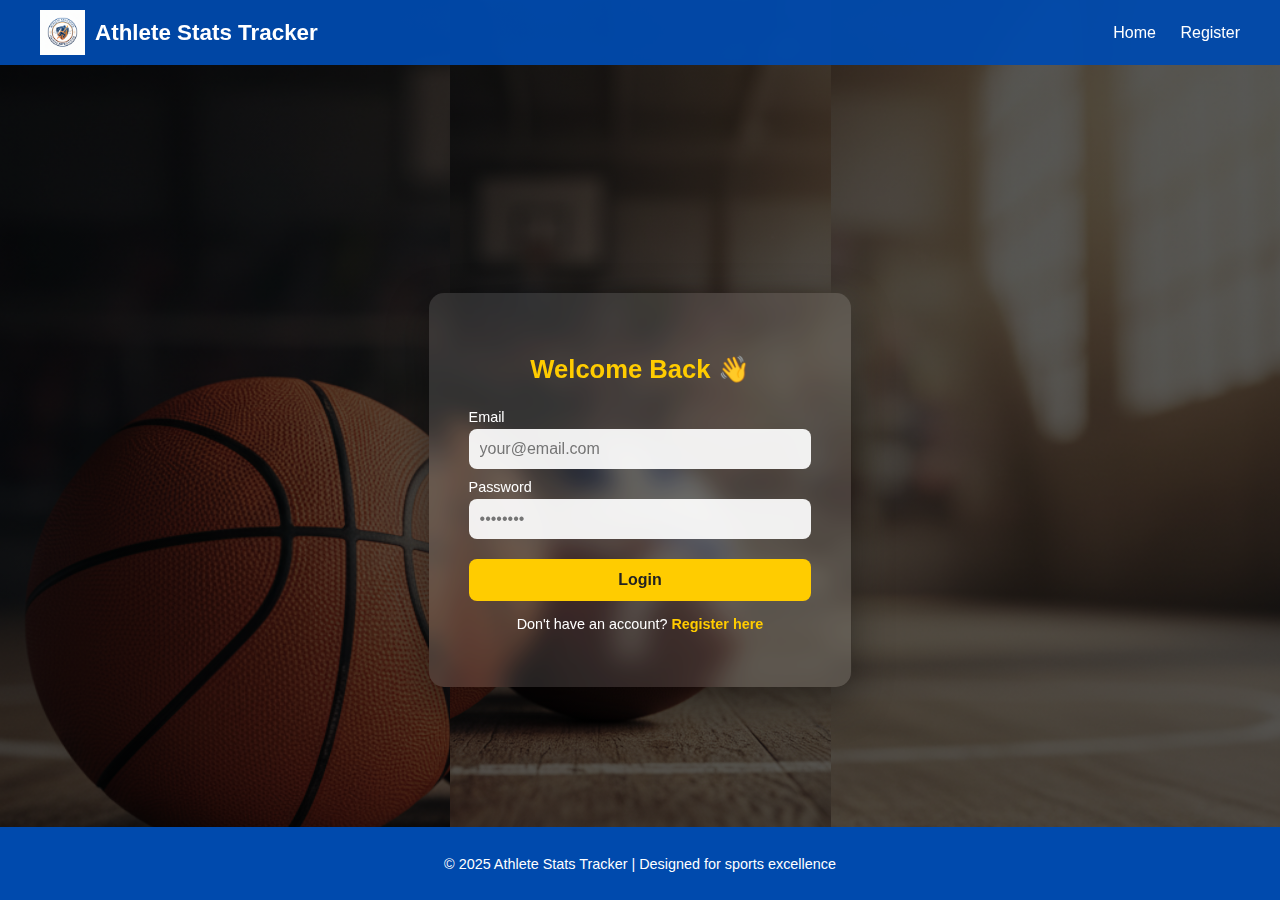
<file: view-stats.html>
<!DOCTYPE html>
<html lang="en">
<head>
  <meta charset="UTF-8">
  <meta name="viewport" content="width=device-width, initial-scale=1.0">
  <title>View Stats | Athlete Stats Tracker</title>
  <style>
    body {
      margin: 0; font-family: "Poppins", sans-serif;
      background: linear-gradient(rgba(0,0,0,0.6),rgba(0,0,0,0.6)),
                  url("Background.png") center/cover no-repeat;
      min-height: 100vh;
    }
    .navbar {
      background: rgba(0,74,173,0.95); padding: 10px 40px;
      display: flex; justify-content: space-between; align-items: center;
      position: fixed; top: 0; width: 100%; box-sizing: border-box; z-index: 100; color: white;
    }
    .logo { height: 45px; margin-right: 10px; }
    .navbar h2 { margin: 0; font-size: 1.3rem; }
    nav a {
      color: white; text-decoration: none; padding: 7px 14px;
      border-radius: 6px; transition: 0.3s; margin-left: 8px; font-weight: 500;
    }
    nav a:hover { background: #ffcc00; color: #222; }

    .page-wrapper { padding: 110px 20px 40px; display: flex; flex-direction: column; align-items: center; }

    .page-title { color: white; font-size: 1.5rem; margin-bottom: 15px; text-align: center; }
    .sport-label { color: #ffcc00; font-size: 0.9rem; margin-bottom: 20px; }

    /* Filter bar — admin only */
    .filter-bar { display: flex; gap: 10px; flex-wrap: wrap; justify-content: center; margin-bottom: 20px; }
    .filter-btn {
      padding: 8px 18px; border: none; border-radius: 20px;
      cursor: pointer; font-weight: 600; font-size: 0.9rem; transition: 0.3s;
      background: rgba(255,255,255,0.2); color: white;
    }
    .filter-btn.active, .filter-btn:hover { background: #ffcc00; color: #222; }

    .stats-card {
      background: white; width: 100%; max-width: 800px; padding: 30px;
      border-radius: 12px; box-shadow: 0 10px 30px rgba(0,0,0,0.25);
      animation: fadeIn 0.6s ease-in-out;
    }
    .stats-card h2 { text-align: center; color: #004aad; margin-bottom: 20px; }

    table { width: 100%; border-collapse: collapse; font-size: 0.9rem; }
    th { background: #004aad; color: white; padding: 10px 12px; text-align: left; }
    td { padding: 10px 12px; border-bottom: 1px solid #eee; color: #333; }
    tr:last-child td { border-bottom: none; }
    tr:hover td { background: #f0f5ff; }

    .badge {
      display: inline-block; padding: 3px 10px; border-radius: 12px;
      font-size: 0.8rem; font-weight: 600; color: white;
    }
    .badge-football   { background: #28a745; }
    .badge-basketball { background: #fd7e14; }
    .badge-volleyball { background: #6f42c1; }

    .btn-delete {
      background: #dc3545; color: white; border: none; padding: 5px 12px;
      border-radius: 6px; cursor: pointer; font-size: 0.82rem; transition: 0.3s;
    }
    .btn-delete:hover { background: #b02a37; }

    .no-data { text-align: center; color: #999; padding: 30px; font-size: 1rem; }

    footer {
      background: #004aad; color: white; text-align: center;
      padding: 14px; font-size: 0.85rem; margin-top: 30px;
    }
    @keyframes fadeIn { from { opacity:0; transform:translateY(15px); } to { opacity:1; transform:translateY(0); } }
  </style>
</head>
<body>

<header class="navbar">
  <div style="display:flex;align-items:center;">
    <img src="Logo.png" class="logo" alt="Logo">
    <h2>Athlete Stats Tracker</h2>
  </div>
  <nav>
    <a href="dashboard.html">🏠 Dashboard</a>
    <a href="#" id="logoutBtn">🚪 Logout</a>
  </nav>
</header>

<div class="page-wrapper">
  <h1 class="page-title">📊 Match Statistics</h1>
  <p class="sport-label" id="sportLabel"></p>

  <!-- Filter bar shown to Admin only -->
  <div class="filter-bar" id="filterBar" style="display:none;">
    <button class="filter-btn active" onclick="loadMatches('all', this)">All Sports</button>
    <button class="filter-btn" onclick="loadMatches('Football', this)">⚽ Football</button>
    <button class="filter-btn" onclick="loadMatches('Basketball', this)">🏀 Basketball</button>
    <button class="filter-btn" onclick="loadMatches('Volleyball', this)">🏐 Volleyball</button>
  </div>

  <div class="stats-card">
    <div id="statsDisplay"><p class="no-data">⏳ Loading…</p></div>
  </div>
</div>

<footer><p>© 2025 Athlete Stats Tracker | Designed for sports excellence</p></footer>

<script src="main.js"></script>
<script>
  const user = getUser();
  if (!user) window.location.href = "login.html";

  // Admin sees filter bar; Athlete sees their sport only
  if (user.role === "admin") {
    document.getElementById("filterBar").style.display  = "flex";
    document.getElementById("sportLabel").textContent   = "Showing all sports";
    loadMatches("all", null);
  } else {
    document.getElementById("sportLabel").textContent = `Showing ${user.sport} matches only`;
    loadMatches(user.sport, null);
  }

  async function loadMatches(sport, btn) {
    if (btn) {
      document.querySelectorAll(".filter-btn").forEach(b => b.classList.remove("active"));
      btn.classList.add("active");
    }

    const container = document.getElementById("statsDisplay");
    container.innerHTML = '<p class="no-data">⏳ Loading…</p>';

    try {
      const url = sport === "all"
        ? "http://localhost:5000/matches"
        : `http://localhost:5000/matches?sport=${sport}`;

      const res  = await fetch(url);
      const data = await res.json();

      if (!data.length) {
        container.innerHTML = '<p class="no-data">No matches found.</p>'; return;
      }

      // Show delete column only for admin
      const isAdmin = user.role === "admin";

      let html = `<table><thead><tr>
        <th>#</th><th>Sport</th><th>Team 1</th>
        <th>Score</th><th>Team 2</th><th>Date</th>
        ${isAdmin ? "<th>Action</th>" : ""}
      </tr></thead><tbody>`;

      data.forEach((m, i) => {
        const badge = `badge-${m.sport.toLowerCase()}`;
        const date  = new Date(m.match_date).toLocaleDateString("en-GB", { day:"2-digit", month:"short", year:"numeric" });
        html += `<tr id="row-${m.id}">
          <td>${i+1}</td>
          <td><span class="badge ${badge}">${m.sport}</span></td>
          <td>${m.team1}</td>
          <td><strong>${m.score1} – ${m.score2}</strong></td>
          <td>${m.team2}</td>
          <td>${date}</td>
          ${isAdmin ? `<td><button class="btn-delete" onclick="deleteMatch(${m.id})">🗑 Delete</button></td>` : ""}
        </tr>`;
      });

      html += "</tbody></table>";
      container.innerHTML = html;

    } catch {
      container.innerHTML = '<p class="no-data" style="color:red;">❌ Cannot connect to server. Make sure backend is running on port 5000.</p>';
    }
  }

  async function deleteMatch(id) {
    if (!confirm("Delete this match?")) return;
    try {
      const res = await fetch(`http://localhost:5000/matches/${id}`, { method: "DELETE" });
      if (res.ok) document.getElementById(`row-${id}`)?.remove();
      else alert("Could not delete match.");
    } catch { alert("Server error."); }
  }
</script>
</body>
</html>
</file>
